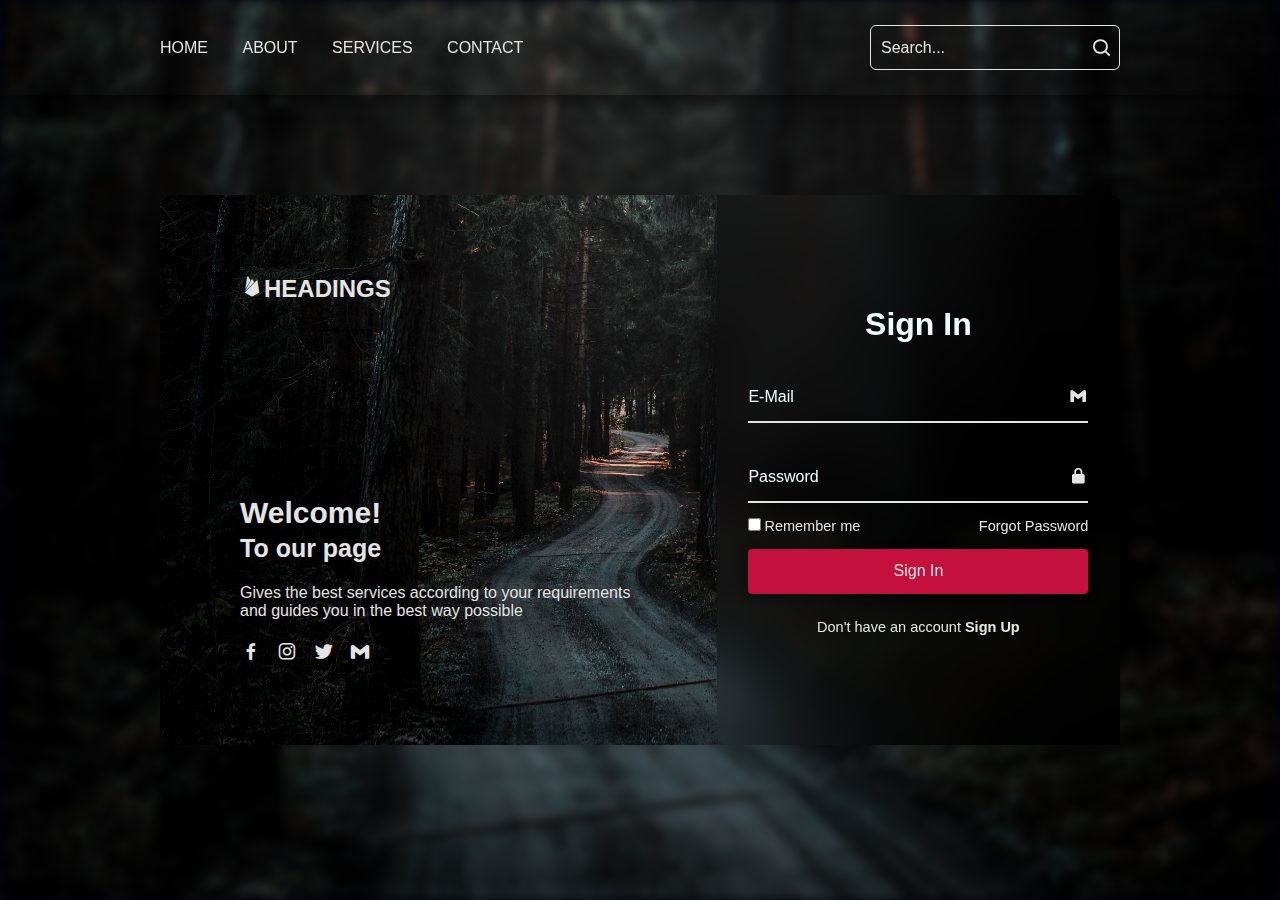
<file: pages/login.html>
<!DOCTYPE html>
<html lang="en">
<head>
    <meta charset="UTF-8">
    <meta name="viewport" content="width=device-width, initial-scale=1.0">
    <title>Website with Log In & Register Form</title>
    <link rel = "stylesheet" href="../styles/style1.css">
    <link href='https://unpkg.com/boxicons@2.1.4/css/boxicons.min.css' rel='stylesheet'>
</head>
<body>
    <header class="header">
        </div>
        <nav class="navbar">
            <a href="#">HOME</a>
            <a href="#">ABOUT</a>
            <a href="services.html" class="nav-link">SERVICES</a>
            <a href="#">CONTACT</a>
        </nav>
        <form action="#" class="search-bar">
            <input type="text" placeholder="Search...">
            <button type="submit"><i class='bx bx-search'></i></button>
        </form>
    </header>

    <div class="background"></div>
    <div class="container">
        <div class="content">
            <h2><i class='bx bxl-firebase'></i>HEADINGS</h2>

            <div class="text-sci">
                <h2 class="logo">Welcome! <br><span>To our page</span></h2>
                <p>Gives the best services according to your requirements and guides you in the best way possible</P>
                <div class="social-icons">
                    <a href="#"><i class='bx bxl-facebook'></i></a>
                    <a href="#"><i class='bx bxl-instagram'></i></a>
                    <a href="#"><i class='bx bxl-twitter'></i></a>
                    <a href="#"><i class='bx bxl-gmail' ></i></a>
                </div>
            </div>
        </div>

        <div class="logreg-box">
            <div class="form-box login">
                <form action="#">
                    <h2 style="color: azure;">Sign In</h2>

                    <div class="input-Box">
                        <span class="icon"><i class='bx bxl-gmail'></i></span>
                        <input type="email" required>
                        <label style="color: azure;">E-Mail</label>
                    </div>

                    <div class="input-Box">
                        <span class="icon"><i class='bx bxs-lock-alt'></i></span>
                        <input type="password" required>
                        <label style="color: azure;">Password</label>
                    </div>

                    <div class="remember-forget">
                        <label>
                            <input type="checkbox">Remember me</label>
                            <a href="#">Forgot Password</a>
                    </div>

                    
                    <button class="btn" onclick="document.location='home.html'">Sign In</button>

                    <div class="login-Register">
                        <p>Don't have an account <a href="#" class="Register-Link">Sign Up</a></p>
                    </div>
                </form>
            </div>

            <div class="form-box register">
                <form action="#">
                    <h2 style="color: azure;">Sign Up</h2>

                    <div class="input-Box">
                        <span class="icon"><i class='bx bxs-user'></i></span>
                        <input type="text" required>
                        <label style="color: azure;">Name</label>
                    </div>

                    <div class="input-Box">
                        <span class="icon"><i class='bx bxl-gmail'></i></span>
                        <input type="email" required>
                        <label style="color: azure;">E-Mail</label>
                    </div>

                    <div class="input-Box">
                        <span class="icon"><i class='bx bxs-lock-alt'></i></span>
                        <input type="password" required>
                        <label style="color: azure;">Password</label>
                    </div>

                    <div class="remember-forget">
                        <label>
                            <input type="checkbox">I agree to tearms & conditions</label>
                    </div>

                    <button type="submit" class="btn">Sign Up</button>

                    <div class="login-Register">
                        <p>Already have an account <a href="#" class="login-Link">Sign In</a></p>
                    </div>
                </form>
            </div>

        </div>
    </div>
    <script src="../lib/script-1.js"></script>
</body>
</html>
</file>
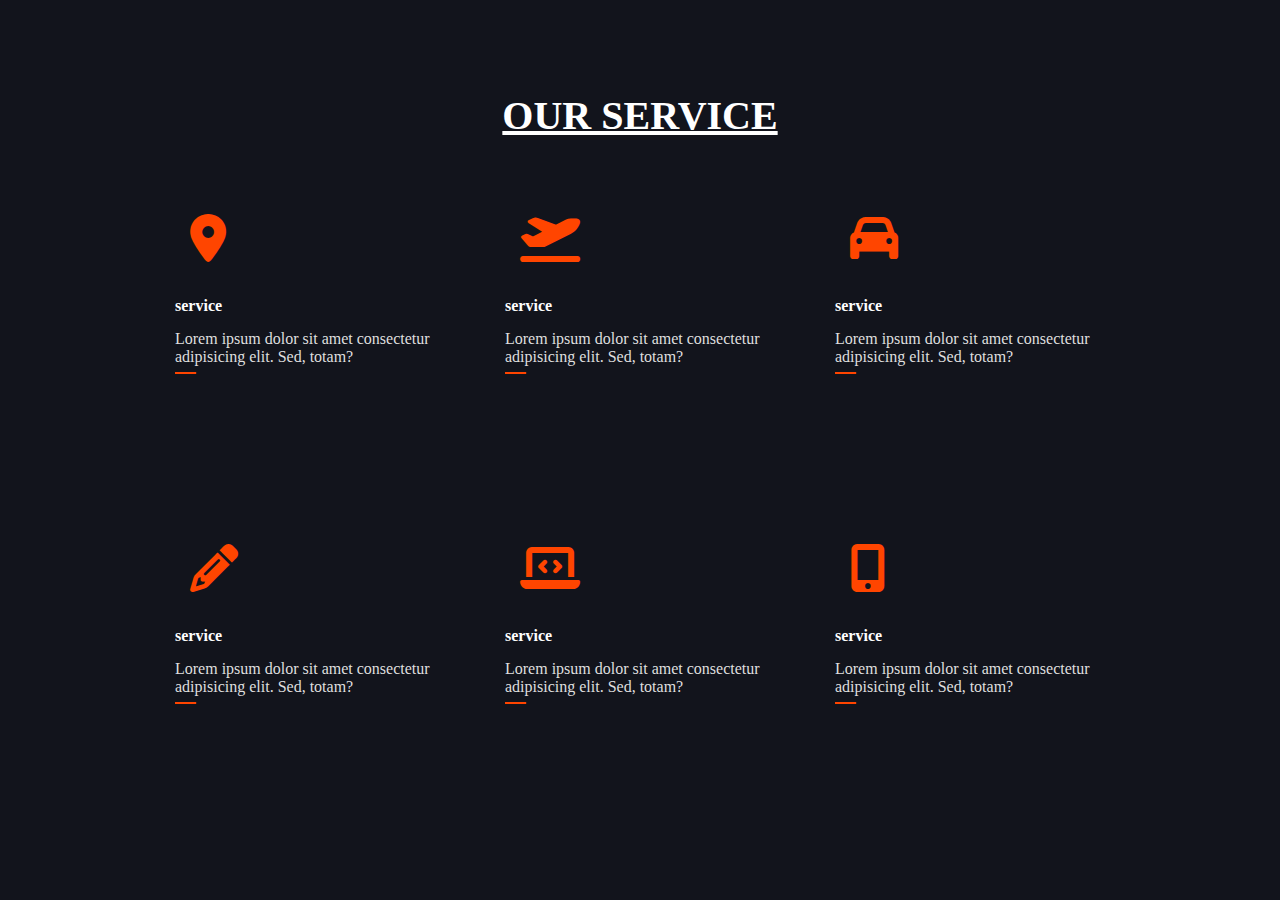
<file: pages/services.html>
<!DOCTYPE html>
<html lang="en">
<head>
    <meta charset="UTF-8">
    <meta name="viewport" content="width=device-width, initial-scale=1.0">
    <title>Our service section</title>
    <link rel="stylesheet" href="../styles/abcd.css">
    <link rel="stylesheet" href="https://cdnjs.cloudflare.com/ajax/libs/font-awesome/6.4.2/css/all.min.css">
</head>
<body>
    <h1>OUR SERVICE</h1>
    <div class="service">
        <div class="box">
            <i class="fa fa-location-dot fa-3x"></i>
            <h4>service</h4>
            <p>Lorem ipsum dolor sit amet consectetur adipisicing elit. Sed, totam?</p>
            <a class="read" href="#"><span>Read More</span></a>
        </div>

        <div class="box">
            <i class="fa-sharp fa-solid fa-plane-departure fa-3x"></i>
            <h4>service</h4>
            <p>Lorem ipsum dolor sit amet consectetur adipisicing elit. Sed, totam?</p>
            <a class="read" href="#"><span>Read More</span></a>
        </div>

        <div class="box">
            <i class="fa-solid fa-car fa-3x"></i>
            <h4>service</h4>
            <p>Lorem ipsum dolor sit amet consectetur adipisicing elit. Sed, totam?</p>
            <a class="read" href="#"><span>Read More</span></a>
        </div>

        <div class="box">
            <i class="fa fa-pencil-alt fa-3x"></i>
            <h4>service</h4>
            <p>Lorem ipsum dolor sit amet consectetur adipisicing elit. Sed, totam?</p>
            <a class="read" href="#"><span>Read More</span></a>
        </div>

        <div class="box">
            <i class="fa fa-laptop-code fa-3x"></i>
            <h4>service</h4>
            <p>Lorem ipsum dolor sit amet consectetur adipisicing elit. Sed, totam?</p>
            <a class="read" href="#"><span>Read More</span></a>
        </div>

        <div class="box">
            <i class="fa fa-mobile-alt fa-3x"></i>
            <h4>service</h4>
            <p>Lorem ipsum dolor sit amet consectetur adipisicing elit. Sed, totam?</p>
            <a class="read" href="#"><span>Read More</span></a>
        </div>
    </div>
</body>
</html>
</file>
<file: styles/style1.css>
*{
    margin: 0;
    padding: 0;
    box-sizing: border-box;
    font-family: 'Poppins', sans-serif;
}

body{
    background: #020410;
}
.header{
    position: fixed;
    top: 0;
    left: 0;
    width: 100%;
    padding: 25px 12.5%;
    background: transparent;
    display: flex;
    justify-content: space-between;
    align-items: center;
    z-index: 100;
    box-shadow:  0px 10px 15px -3px rgb(0 0 0 /.5);
}

.navbar a{
    position: relative;
    font-size: 16px;
    color: #e4e4e4;
    text-decoration: none;
    font-weight: 500;
    margin-right: 30px;
}

.navbar a::after{
    content: '';
    position: absolute;
    left: 0;
    bottom: -6px;
    width: 100%;
    height: 2px;
    background: #e4e4e4;
    border-radius: 5px;
    transform: translateY(10px);
    opacity: 0;
    transition: .5s;
}

.navbar a:hover:after{
    transform: translateY(0);
    opacity: 1;
}

.search-bar{
    width: 250px;
    height: 45px;
    background: transparent;
    border-radius: 6px;
    border: 1px solid #e4e4e4;
    display: flex;
    align-items: center;
}

.search-bar input{
    width: 100%;
    background: transparent;
    border: none;
    outline: none;
    font-size: 16px;
    color: #e4e4e4;
    padding-left: 10px;
}

.search-bar input::placeholder{
    color: #e4e4e4;
}

.search-bar button{
    width: 40px;
    height: 100%;
    background: transparent;
    border: none;
    outline: none;
    display: flex;
    justify-content: center;
    align-items: center;
    cursor: pointer;
}

.search-bar button i{
    font-size: 22px;
    color: #e4e4e4;
}

 .background{
    width: 100%;
    height: 100vh;
    background: url(../assets/SSSSSSSS.jpg) no-repeat;
    background-size: cover;
    background-position: center;
    filter: blur(5px);
 }

.container{
    position: absolute;
    top: 50%;
    left: 50%;
    transform: translate(-50%, -50%);
    width: 75%;
    height: 550px;
    background: url(../assets/SSSSSSSS.jpg) no-repeat;
    background-size: cover;
    background-position: center;
    border-radius: 10px;
    margin-top: 20px;
}

.content .logo{
    font-size: 30px;
}

.text-sci h2{
    font-size: 25px;
}

.text-sci h2 span{
    font-size: 25px;
    line-height: 1;
}

.text-sci p{
    font-size: 16px;
    margin: 20px 0;
}

.container .content{
    position: absolute;
    top: 0;
    left: 0;
    width: 58%;
    height: 100%;
    background: transparent;
    padding: 80px;
    color: #e4e4e4;
    display: flex;
    justify-content: space-between;
    flex-direction: column;
}

.social-icons a i{
    font-size: 22px;
    color: #e4e4e4;
    margin-right: 10px;
    transition: .5s ease;
}

.social-icons a:hover i{
    transform: scale(1.2);
}

.container .logreg-box{
    position: absolute;
    top: 0;
    right: 0;
    width: calc(100% - 58%);
    height: 100%;
    overflow: hidden;
}

.logreg-box .form-box{
    position: absolute;
    display: flex;
    justify-content: center;
    align-items: center;
    width: 100%;
    height: 100%;
    background: transparent;
    backdrop-filter: blur(20px);
    border-top-right-radius: 10px;
    border-bottom-left-radius: 10px;
    color: #e4e4e4;
}

.logreg-box .form-box.login{
    transform: translateX(0);
    transition: transform .6s ease;
    transition-delay: .7s;
}

.logreg-box.active .form-box.login{
    transform: translateX(430px);
    transition-delay: 0s;
}

.logreg-box .form-box.register{
    transform: translateX(430px);
    transition: transform .6s ease;
    transition-delay: 0s;
}

.logreg-box.active .form-box.register{
    transform: translateX(0);
    transition-delay: .7s;
}

.form-box h2{
    font-size: 32px;
    text-align: center;
}

.form-box .input-Box{
    position: relative;
    width: 340px;
    height: 50px;
    border-bottom: 2px solid #e4e4e4;
    margin: 30px 0;
}

.input-Box input{
    width: 100%;
    height: 100%;
    background: transparent;
    border: none;
    outline: none;
    font-size: 16px;
    color: #e4e4e4;
    font-weight: 500;
    padding-right: 28px;
}

.input-Box label{
    position: absolute;
    top: 50%;
    left: 0;
    transform: translateY(-50%);
    font-size: 16px;
    font-weight: 500;
    pointer-events: none;
    transition: .5s ease;
}

.input-Box input:focus~label,
.input-Box input:valid~label{
    top: -5px;
}

.input-Box .icon{
    position: absolute;
    top: 13px;
    right: 0;
    font-size: 19px;
}

.form-box .remember-forget{
    font-size: 14.5px;
    font-weight: 500;
    margin: -15px 0 15px;
    display: flex;
    justify-content: space-between;
}

.remember-forget label input{
    accent-color: #e4e4e4;
    margin-right: 3px;
}

.remember-forget a{
    color: #e4e4e4;
    text-decoration: none;
}

.remember-forget a:hover{
    text-decoration: underline;
}

.btn{
    width: 100%;
    height: 45px;
    background: #c4103d;
    border: none;
    outline: none;
    border-radius: 4px;
    cursor: pointer;
    font-size: 16px;
    color: #e4e4e4;
    font-weight: 500;
    box-shadow: 0 0 10px rgba(0, 0, 0, .5);
}

.form-box .login-Register{
    font-size: 14.5px;
    font-weight: 500;
    text-align: center;
    margin-top: 25px;
}

.login-Register p a{
    color: #e4e4e4;
    font-weight: 600;
    text-decoration: none;
}

.login-Register p a:hover{
    text-decoration: underline;
}
</file>
<file: styles/abcd.css>
*{
    margin: 0;
    padding: 0;
    box-sizing: border-box;
    background-color: #12141c;
}

body{
    min-height: 100vh;
    display: flex;
    align-items: center;
    justify-content: center;
    flex-direction: column;
}

h1{
    color: #fff;
    font-size: 2.5em;
    text-align: center;
    font-family: 'Roboto';
    margin-bottom: 30px;
    margin-top: 20px;
    text-decoration: underline;
    
}

.service{
    width: 1000px;
    margin: 0px auto;
    display: flex;
    justify-content: center;
    align-items: center;
    flex-wrap: wrap;
}

.service .box{
    height: 300px;
    width: 300px;
    padding: 15px;
    background-color: #12141c;
    overflow: hidden;
    transition: 0.3s ease;
    margin: 15px;
    font-family: 'Roboto';
}

.service .box i{
    color: orangered;
    margin: 15px;
    transition: inherit;
    transition-delay: 0s;
}

.service h4{
    color: #fff;
    margin-top: 20px;
    margin-bottom: 15px;
    transition: inherit;
    transition-delay: o.5s;
}

.service p{
    color: #dfdfdf;
    transition: inherit;
    transition-delay: 0.1s;
    font-weight: 400;
}

.read{
    color: #fff;
    overflow: hidden;
    display: inline-block;
    font-size: 0.75rem;
    text-transform: uppercase;
    font-weight: 700;
    color: #fff;
    position: relative;
    padding-right: 2rem;
}

.read:before{
    background: orangered;
    bottom: 0;
    height: .125rem;
    margin: auto;
    left: 0;
    content: '';
    position: absolute;
    top: 0;
    width: 100%;
    transform: scaleX(.2);
    transform-origin: left center;
    z-index: 0;
    animation: link-out;
    animation-fill-mode: forwards;
    animation-duration: 0.4s;
    animation-timing-function: cubic-bezier(.6, .01, 0, 1);
}

.read span{
    position: relative;
    transform: translateX(-200%);
    display: inline-block;
    transition: 0.6s cubic-bezier(.6, .01, 0, 1);
}

.box:hover .read span{
    transform: translateX(0%);
}

.box:hover .read::before{
    animation: link-in;
    animation-fill-mode: forwards;
    animation-duration: 0.4s;
    animation-timing-function: cubic-bezier(.6, .01, 0, 1);
}

.box:hover i,
.box:hover h4,
.box:hover p{
    transform: translateY(-0.625rem);
}

@keyframes link-out{
    0%{
        transform-origin: right center;
        transform: scaleX(.2);
    }
    70%{
        transform-origin: right center;
    }
    71%{
        transform-origin: left center;
        transform: scaleX(1);
    }
    100%{
        transform-origin: left center;
        transform: scaleX(.2);
    }
}

@keyframes link-in{
    0%{
        transform-origin: left center;
        transform: scaleX(.2);
    }
    70%{
        transform-origin: left center;
        transform: scaleX(1);
    }
    71%{
        transform-origin: right center;
    }
    100%{
        transform-origin: right center;
        transform: scaleX(.2);
    }
}

@media(max-width: 868px) 
{
 .service{
    max-width: 100%;
    flex-direction: column;
 }   
}
</file>
